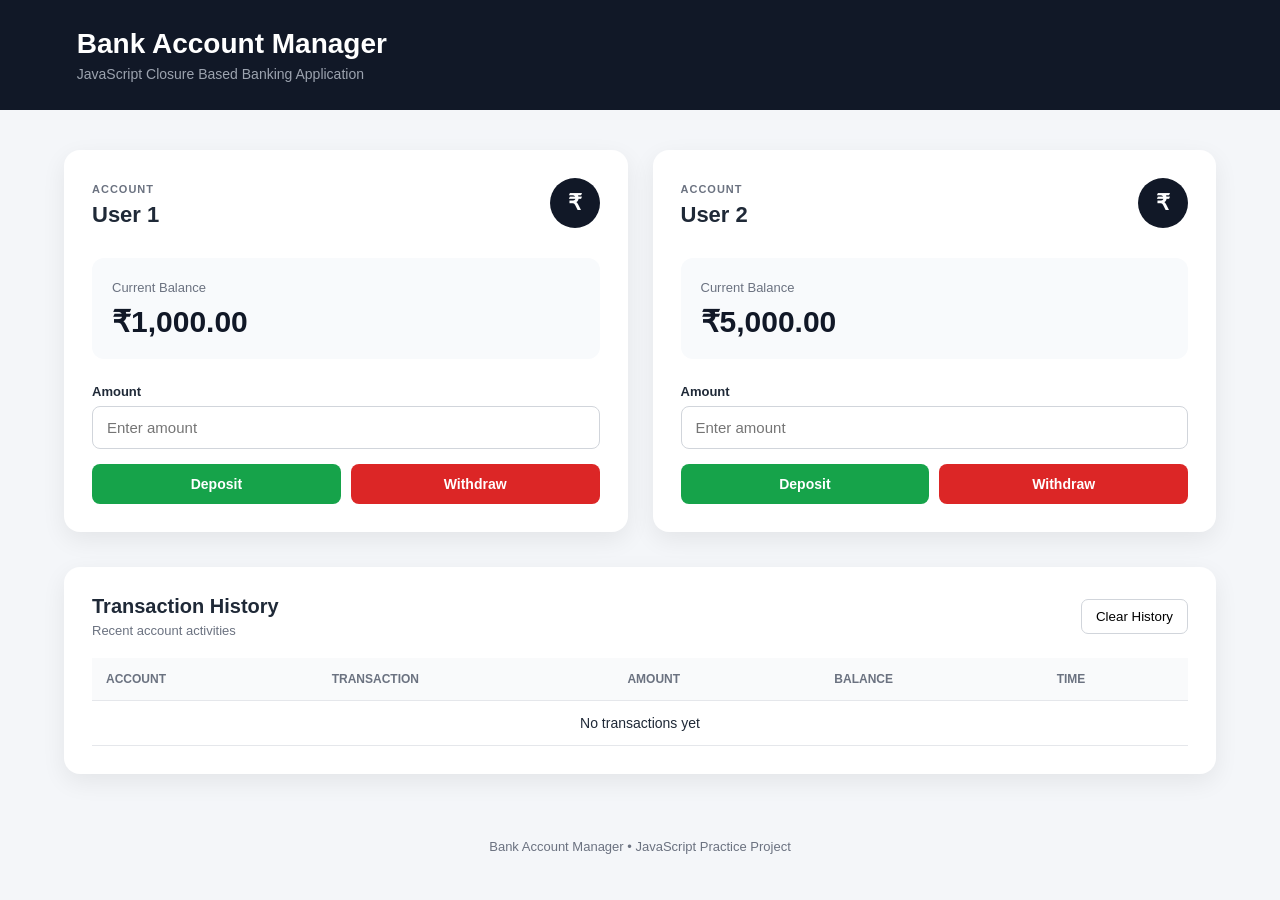
<file: Bank App ChatGpt/Bank App/index.html>
<!DOCTYPE html>
<html lang="en">
<head>
    <meta charset="UTF-8">
    <meta name="viewport" content="width=device-width, initial-scale=1.0">
    <title>Bank Account Manager</title>
    <link rel="stylesheet" href="style.css">
</head>
<body>
<header class="header">
    <div>
        <h1>Bank Account Manager</h1>
        <p>JavaScript Closure Based Banking Application</p>
    </div>
</header>

<main class="container">
    <section class="accounts">
        <div class="account-card">
            <div class="account-header">
                <div>
                    <span class="account-label">ACCOUNT</span>
                    <h2>User 1</h2>
                </div>
                <div class="account-icon">₹</div>
            </div>
            <div class="balance-section">
                <span>Current Balance</span>
                <h3 id="user1Balance">₹0.00</h3>
            </div>
            <div class="actions">
                <div class="input-group">
                    <label for="user1Amount">Amount</label>
                    <input type="number" id="user1Amount" placeholder="Enter amount" min="1">
                </div>
                <div class="button-group">
                    <button class="btn deposit" onclick="depositMoney(1)">Deposit</button>
                    <button class="btn withdraw" onclick="withdrawMoney(1)">Withdraw</button>
                </div>
            </div>
        </div>

        <div class="account-card">
            <div class="account-header">
                <div>
                    <span class="account-label">ACCOUNT</span>
                    <h2>User 2</h2>
                </div>
                <div class="account-icon">₹</div>
            </div>
            <div class="balance-section">
                <span>Current Balance</span>
                <h3 id="user2Balance">₹0.00</h3>
            </div>
            <div class="actions">
                <div class="input-group">
                    <label for="user2Amount">Amount</label>
                    <input type="number" id="user2Amount" placeholder="Enter amount" min="1">
                </div>
                <div class="button-group">
                    <button class="btn deposit" onclick="depositMoney(2)">Deposit</button>
                    <button class="btn withdraw" onclick="withdrawMoney(2)">Withdraw</button>
                </div>
            </div>
        </div>
    </section>

    <div id="message" class="message hidden"></div>

    <section class="transactions">
        <div class="section-title">
            <div>
                <h2>Transaction History</h2>
                <p>Recent account activities</p>
            </div>
            <button class="clear-btn" onclick="clearHistory()">Clear History</button>
        </div>
        <div class="table-wrapper">
            <table>
                <thead>
                    <tr>
                        <th>Account</th>
                        <th>Transaction</th>
                        <th>Amount</th>
                        <th>Balance</th>
                        <th>Time</th>
                    </tr>
                </thead>
                <tbody id="transactionBody"></tbody>
            </table>
        </div>
    </section>
</main>

<footer>
    <p>Bank Account Manager • JavaScript Practice Project</p>
</footer>

<script src="script.js"></script>
</body>
</html>
</file>
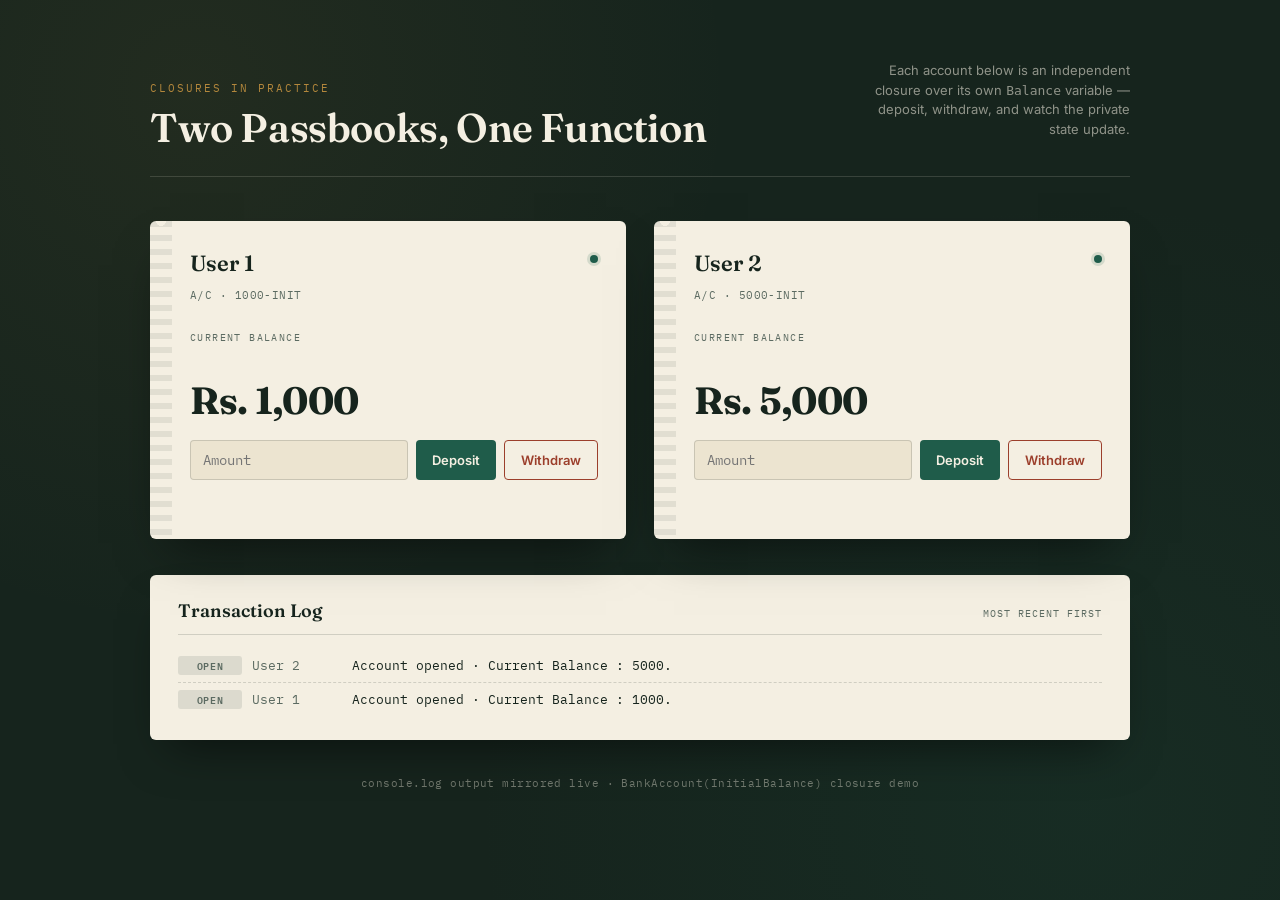
<file: Bank App Claude/Bank-Account-App.html>
<!DOCTYPE html>
<html lang="en">
<head>
<meta charset="UTF-8">
<meta name="viewport" content="width=device-width, initial-scale=1.0">
<title>Ledger — Closure Bank Accounts</title>
<link rel="preconnect" href="https://fonts.googleapis.com">
<link href="https://fonts.googleapis.com/css2?family=Fraunces:opsz,wght@9..144,400;9..144,600;9..144,700&family=Inter:wght@400;500;600&family=IBM+Plex+Mono:wght@400;500;600&display=swap" rel="stylesheet">
<style>
  :root{
    --ink:#16241d;
    --paper:#f4efe2;
    --paper-2:#ece4d0;
    --vault:#1f5c4a;
    --vault-dark:#153f33;
    --brass:#b3873c;
    --rust:#9c3f2c;
    --slate:#5c6b62;
    --line: rgba(22,36,29,0.16);
  }

  *{box-sizing:border-box;}

  body{
    margin:0;
    background:var(--ink);
    background-image:
      radial-gradient(circle at 15% 10%, rgba(179,135,60,0.08), transparent 40%),
      radial-gradient(circle at 85% 90%, rgba(31,92,74,0.15), transparent 45%);
    color:var(--paper);
    font-family:'Inter', sans-serif;
    min-height:100vh;
    padding:48px 24px 80px;
  }

  .wrap{
    max-width:980px;
    margin:0 auto;
  }

  header{
    display:flex;
    align-items:flex-end;
    justify-content:space-between;
    gap:24px;
    margin-bottom:44px;
    border-bottom:1px solid rgba(244,239,226,0.15);
    padding-bottom:24px;
    flex-wrap:wrap;
  }

  .brand-eyebrow{
    font-family:'IBM Plex Mono', monospace;
    font-size:11px;
    letter-spacing:0.18em;
    text-transform:uppercase;
    color:var(--brass);
    margin:0 0 8px;
  }

  h1{
    font-family:'Fraunces', serif;
    font-weight:600;
    font-size:clamp(28px, 4vw, 40px);
    margin:0;
    letter-spacing:-0.01em;
  }

  .tagline{
    font-size:13px;
    color:rgba(244,239,226,0.55);
    max-width:280px;
    line-height:1.5;
    text-align:right;
  }

  .accounts{
    display:grid;
    grid-template-columns:1fr 1fr;
    gap:28px;
    margin-bottom:36px;
  }

  @media (max-width:720px){
    .accounts{ grid-template-columns:1fr; }
    .tagline{ text-align:left; }
  }

  .passbook{
    background:var(--paper);
    color:var(--ink);
    border-radius:6px;
    position:relative;
    box-shadow:0 24px 48px -20px rgba(0,0,0,0.55);
    overflow:hidden;
  }

  .passbook::before{
    content:"";
    position:absolute;
    left:0; top:0; bottom:0;
    width:22px;
    background:
      repeating-linear-gradient(
        to bottom,
        var(--ink) 0 6px,
        transparent 6px 14px
      );
    -webkit-mask-image: radial-gradient(circle 5px at 11px 0, transparent 98%, black 100%);
    mask-image: radial-gradient(circle 5px at 11px 0, transparent 98%, black 100%);
    opacity:0.08;
  }

  .passbook-inner{
    padding:28px 28px 24px 40px;
  }

  .acct-head{
    display:flex;
    justify-content:space-between;
    align-items:flex-start;
    margin-bottom:18px;
  }

  .acct-name{
    font-family:'Fraunces', serif;
    font-weight:600;
    font-size:22px;
    margin:0 0 2px;
  }

  .acct-id{
    font-family:'IBM Plex Mono', monospace;
    font-size:11px;
    color:var(--slate);
    letter-spacing:0.04em;
  }

  .status-dot{
    width:8px; height:8px;
    border-radius:50%;
    background:var(--vault);
    box-shadow:0 0 0 3px rgba(31,92,74,0.15);
    margin-top:6px;
  }

  .balance-label{
    font-family:'IBM Plex Mono', monospace;
    font-size:10px;
    letter-spacing:0.14em;
    text-transform:uppercase;
    color:var(--slate);
    margin-bottom:4px;
  }

  .balance-figure{
    font-family:'Fraunces', serif;
    font-weight:700;
    font-size:clamp(30px, 4.5vw, 38px);
    letter-spacing:-0.02em;
    line-height:1;
    margin-bottom:20px;
    font-variant-numeric: tabular-nums;
    transition: color 0.3s ease;
  }
  .balance-figure.pulse-credit{ animation: flashGreen 0.6s ease; }
  .balance-figure.pulse-debit{ animation: flashRust 0.6s ease; }

  @keyframes flashGreen{
    0%{ color:var(--vault); }
    100%{ color:var(--ink); }
  }
  @keyframes flashRust{
    0%{ color:var(--rust); }
    100%{ color:var(--ink); }
  }

  .controls{
    display:flex;
    gap:8px;
    margin-bottom:8px;
  }

  .amt-input{
    flex:1;
    font-family:'IBM Plex Mono', monospace;
    font-size:14px;
    padding:10px 12px;
    border-radius:4px;
    border:1px solid var(--line);
    background:var(--paper-2);
    color:var(--ink);
    min-width:0;
  }
  .amt-input:focus{
    outline:none;
    border-color:var(--vault);
    background:#fff;
  }

  .btn{
    font-family:'Inter', sans-serif;
    font-weight:600;
    font-size:13px;
    border:none;
    border-radius:4px;
    padding:10px 16px;
    cursor:pointer;
    transition: transform 0.12s ease, opacity 0.12s ease;
    white-space:nowrap;
  }
  .btn:active{ transform: scale(0.96); }
  .btn:disabled{ opacity:0.4; cursor:not-allowed; transform:none; }

  .btn-deposit{ background:var(--vault); color:var(--paper); }
  .btn-deposit:hover:not(:disabled){ background:var(--vault-dark); }

  .btn-withdraw{ background:transparent; color:var(--rust); border:1px solid var(--rust); }
  .btn-withdraw:hover:not(:disabled){ background:rgba(156,63,44,0.08); }

  .error-msg{
    font-family:'IBM Plex Mono', monospace;
    font-size:11px;
    color:var(--rust);
    min-height:16px;
    margin-top:6px;
  }

  .ledger{
    background:var(--paper);
    color:var(--ink);
    border-radius:6px;
    padding:24px 28px;
    box-shadow:0 24px 48px -20px rgba(0,0,0,0.55);
  }

  .ledger-head{
    display:flex;
    justify-content:space-between;
    align-items:baseline;
    margin-bottom:14px;
    border-bottom:1px solid var(--line);
    padding-bottom:12px;
  }

  .ledger-head h2{
    font-family:'Fraunces', serif;
    font-size:18px;
    margin:0;
    font-weight:600;
  }

  .ledger-head span{
    font-family:'IBM Plex Mono', monospace;
    font-size:10px;
    color:var(--slate);
    letter-spacing:0.1em;
    text-transform:uppercase;
  }

  .log{
    font-family:'IBM Plex Mono', monospace;
    font-size:12.5px;
    line-height:1.5;
    max-height:220px;
    overflow-y:auto;
  }

  .log-row{
    display:grid;
    grid-template-columns:64px 90px 1fr;
    gap:10px;
    padding:7px 0;
    border-bottom:1px dashed var(--line);
    align-items:center;
  }
  .log-row:last-child{ border-bottom:none; }

  .log-tag{
    font-size:10px;
    letter-spacing:0.06em;
    padding:2px 6px;
    border-radius:3px;
    text-align:center;
    text-transform:uppercase;
    font-weight:600;
  }
  .log-tag.credit{ background:rgba(31,92,74,0.14); color:var(--vault-dark); }
  .log-tag.debit{ background:rgba(156,63,44,0.14); color:var(--rust); }
  .log-tag.open{ background:rgba(92,107,98,0.16); color:var(--slate); }

  .log-who{ color:var(--slate); }

  .log-empty{
    color:var(--slate);
    font-style:italic;
    padding:12px 0;
  }

  footer{
    margin-top:36px;
    text-align:center;
    font-family:'IBM Plex Mono', monospace;
    font-size:11px;
    color:rgba(244,239,226,0.4);
    letter-spacing:0.04em;
  }
</style>
</head>
<body>
<div class="wrap">

  <header>
    <div>
      <p class="brand-eyebrow">Closures in Practice</p>
      <h1>Two Passbooks, One Function</h1>
    </div>
    <p class="tagline">Each account below is an independent closure over its own <code>Balance</code> variable — deposit, withdraw, and watch the private state update.</p>
  </header>

  <div class="accounts">

    <!-- User1 -->
    <div class="passbook">
      <div class="passbook-inner">
        <div class="acct-head">
          <div>
            <p class="acct-name">User 1</p>
            <p class="acct-id">A/C · 1000-INIT</p>
          </div>
          <div class="status-dot"></div>
        </div>
        <p class="balance-label">Current Balance</p>
        <p class="balance-figure" id="balance-1">Rs. 1,000</p>

        <div class="controls">
          <input type="number" class="amt-input" id="amount-1" placeholder="Amount" min="0" step="1">
          <button class="btn btn-deposit" onclick="handleDeposit(1)">Deposit</button>
          <button class="btn btn-withdraw" onclick="handleWithdraw(1)">Withdraw</button>
        </div>
        <p class="error-msg" id="error-1"></p>
      </div>
    </div>

    <!-- User2 -->
    <div class="passbook">
      <div class="passbook-inner">
        <div class="acct-head">
          <div>
            <p class="acct-name">User 2</p>
            <p class="acct-id">A/C · 5000-INIT</p>
          </div>
          <div class="status-dot"></div>
        </div>
        <p class="balance-label">Current Balance</p>
        <p class="balance-figure" id="balance-2">Rs. 5,000</p>

        <div class="controls">
          <input type="number" class="amt-input" id="amount-2" placeholder="Amount" min="0" step="1">
          <button class="btn btn-deposit" onclick="handleDeposit(2)">Deposit</button>
          <button class="btn btn-withdraw" onclick="handleWithdraw(2)">Withdraw</button>
        </div>
        <p class="error-msg" id="error-2"></p>
      </div>
    </div>

  </div>

  <div class="ledger">
    <div class="ledger-head">
      <h2>Transaction Log</h2>
      <span>Most recent first</span>
    </div>
    <div class="log" id="log">
      <p class="log-empty">No transactions yet — open a deposit or withdrawal above.</p>
    </div>
  </div>

  <footer>console.log output mirrored live · BankAccount(InitialBalance) closure demo</footer>

</div>

<script>
  // ---- Original closure-based bank account logic (unchanged) ----
  function BankAccount(InitialBalance) {
    let Balance = InitialBalance;

    return {
      Deposit: (amt1) => { Balance += amt1; return `Credited Rs. : ${amt1} | Current Balance : ${Balance}.`; },
      Withdraw: (amt2) => { Balance -= amt2; return `Debited Rs. : ${amt2} | Current Balance : ${Balance}.`; },
      GetBalance: () => `Current Balance : ${Balance}.`,
      _getRaw: () => Balance, // helper for UI formatting only
    };
  }

  let User1 = BankAccount(1000);
  let User2 = BankAccount(5000);

  console.log(User1.GetBalance());
  console.log(User2.GetBalance());

  // ---- UI wiring ----
  const accounts = { 1: User1, 2: User2 };
  const logEl = document.getElementById('log');
  let logEntries = [];
  let hasTransacted = false;

  function fmt(n){
    return 'Rs. ' + Number(n).toLocaleString('en-IN');
  }

  function refreshBalance(id){
    document.getElementById(`balance-${id}`).textContent = fmt(accounts[id]._getRaw());
  }

  function flash(id, type){
    const el = document.getElementById(`balance-${id}`);
    el.classList.remove('pulse-credit', 'pulse-debit');
    void el.offsetWidth; // restart animation
    el.classList.add(type === 'credit' ? 'pulse-credit' : 'pulse-debit');
  }

  function addLog(userLabel, tag, text){
    hasTransacted = true;
    logEntries.unshift({ userLabel, tag, text, time: new Date().toLocaleTimeString('en-IN', { hour12:false }) });
    renderLog();
  }

  function renderLog(){
    if(!hasTransacted){
      logEl.innerHTML = '<p class="log-empty">No transactions yet — open a deposit or withdrawal above.</p>';
      return;
    }
    logEl.innerHTML = logEntries.map(e => `
      <div class="log-row">
        <span class="log-tag ${e.tag}">${e.tag}</span>
        <span class="log-who">${e.userLabel}</span>
        <span>${e.text}</span>
      </div>
    `).join('');
  }

  function showError(id, msg){
    const err = document.getElementById(`error-${id}`);
    err.textContent = msg;
    if(msg) setTimeout(() => { if(err.textContent === msg) err.textContent = ''; }, 2500);
  }

  function readAmount(id){
    const input = document.getElementById(`amount-${id}`);
    const val = parseFloat(input.value);
    return { input, val };
  }

  function handleDeposit(id){
    const { input, val } = readAmount(id);
    if(!val || val <= 0){ showError(id, 'Enter an amount greater than 0.'); return; }
    const result = accounts[id].Deposit(val);
    console.log(result);
    refreshBalance(id);
    flash(id, 'credit');
    addLog(`User ${id}`, 'credit', result);
    input.value = '';
  }

  function handleWithdraw(id){
    const { input, val } = readAmount(id);
    if(!val || val <= 0){ showError(id, 'Enter an amount greater than 0.'); return; }
    if(val > accounts[id]._getRaw()){ showError(id, 'Insufficient balance for this withdrawal.'); return; }
    const result = accounts[id].Withdraw(val);
    console.log(result);
    refreshBalance(id);
    flash(id, 'debit');
    addLog(`User ${id}`, 'debit', result);
    input.value = '';
  }

  // seed opening balances into the log for context
  addLog('User 1', 'open', `Account opened · ${User1.GetBalance()}`);
  addLog('User 2', 'open', `Account opened · ${User2.GetBalance()}`);
  hasTransacted = true;
  renderLog();
</script>
</body>
</html>
</file>
<file: Bank App ChatGpt/Bank App/style.css>
* {
    margin: 0;
    padding: 0;
    box-sizing: border-box;
}

body {
    font-family: Arial, Helvetica, sans-serif;
    background: #f4f6f9;
    color: #1f2937;
    min-height: 100vh;
}

.header {
    background: #111827;
    color: white;
    padding: 28px 6%;
}

.header h1 {
    font-size: 28px;
    margin-bottom: 6px;
}

.header p {
    color: #9ca3af;
    font-size: 14px;
}

.container {
    width: 90%;
    max-width: 1200px;
    margin: 40px auto;
}

.accounts {
    display: grid;
    grid-template-columns: repeat(2, 1fr);
    gap: 25px;
}

.account-card {
    background: white;
    border-radius: 16px;
    padding: 28px;
    box-shadow: 0 8px 25px rgba(0, 0, 0, 0.07);
}

.account-header {
    display: flex;
    justify-content: space-between;
    align-items: center;
    margin-bottom: 30px;
}

.account-label {
    font-size: 11px;
    color: #6b7280;
    font-weight: bold;
    letter-spacing: 1px;
}

.account-header h2 {
    margin-top: 5px;
    font-size: 22px;
}

.account-icon {
    width: 50px;
    height: 50px;
    background: #111827;
    color: white;
    border-radius: 50%;
    display: flex;
    align-items: center;
    justify-content: center;
    font-size: 22px;
    font-weight: bold;
}

.balance-section {
    background: #f8fafc;
    border-radius: 12px;
    padding: 20px;
    margin-bottom: 25px;
}

.balance-section span {
    font-size: 13px;
    color: #6b7280;
}

.balance-section h3 {
    margin-top: 8px;
    font-size: 30px;
    color: #111827;
}

.input-group {
    margin-bottom: 15px;
}

.input-group label {
    display: block;
    font-size: 13px;
    font-weight: bold;
    margin-bottom: 7px;
}

.input-group input {
    width: 100%;
    padding: 12px 14px;
    border: 1px solid #d1d5db;
    border-radius: 8px;
    font-size: 15px;
    outline: none;
}

.input-group input:focus {
    border-color: #111827;
}

.button-group {
    display: flex;
    gap: 10px;
}

.btn {
    flex: 1;
    padding: 12px;
    border: none;
    border-radius: 8px;
    color: white;
    font-size: 14px;
    font-weight: bold;
    cursor: pointer;
    transition: 0.2s;
}

.btn:hover {
    transform: translateY(-1px);
}

.deposit { background: #16a34a; }
.deposit:hover { background: #15803d; }

.withdraw { background: #dc2626; }
.withdraw:hover { background: #b91c1c; }

.message {
    margin-top: 25px;
    padding: 15px 18px;
    border-radius: 8px;
    font-size: 14px;
    font-weight: bold;
}

.message.success {
    background: #dcfce7;
    color: #166534;
}

.message.error {
    background: #fee2e2;
    color: #991b1b;
}

.hidden {
    display: none;
}

.transactions {
    margin-top: 35px;
    background: white;
    padding: 28px;
    border-radius: 16px;
    box-shadow: 0 8px 25px rgba(0, 0, 0, 0.07);
}

.section-title {
    display: flex;
    justify-content: space-between;
    align-items: center;
    margin-bottom: 20px;
}

.section-title h2 { font-size: 20px; }
.section-title p {
    margin-top: 5px;
    color: #6b7280;
    font-size: 13px;
}

.clear-btn {
    border: 1px solid #d1d5db;
    background: white;
    padding: 9px 14px;
    border-radius: 7px;
    cursor: pointer;
}

.clear-btn:hover { background: #f3f4f6; }

.table-wrapper { overflow-x: auto; }

table {
    width: 100%;
    border-collapse: collapse;
}

thead { background: #f9fafb; }

th, td {
    padding: 14px;
    text-align: left;
    border-bottom: 1px solid #e5e7eb;
    font-size: 14px;
}

th {
    color: #6b7280;
    font-size: 12px;
    text-transform: uppercase;
}

.credit {
    color: #16a34a;
    font-weight: bold;
}

.debit {
    color: #dc2626;
    font-weight: bold;
}

footer {
    text-align: center;
    padding: 25px;
    color: #6b7280;
    font-size: 13px;
}

@media (max-width: 768px) {
    .accounts { grid-template-columns: 1fr; }
    .container { width: 94%; margin: 25px auto; }
    .header { padding: 22px 4%; }
    .button-group { flex-direction: column; }
    .section-title {
        align-items: flex-start;
        gap: 15px;
        flex-direction: column;
    }
}
</file>
